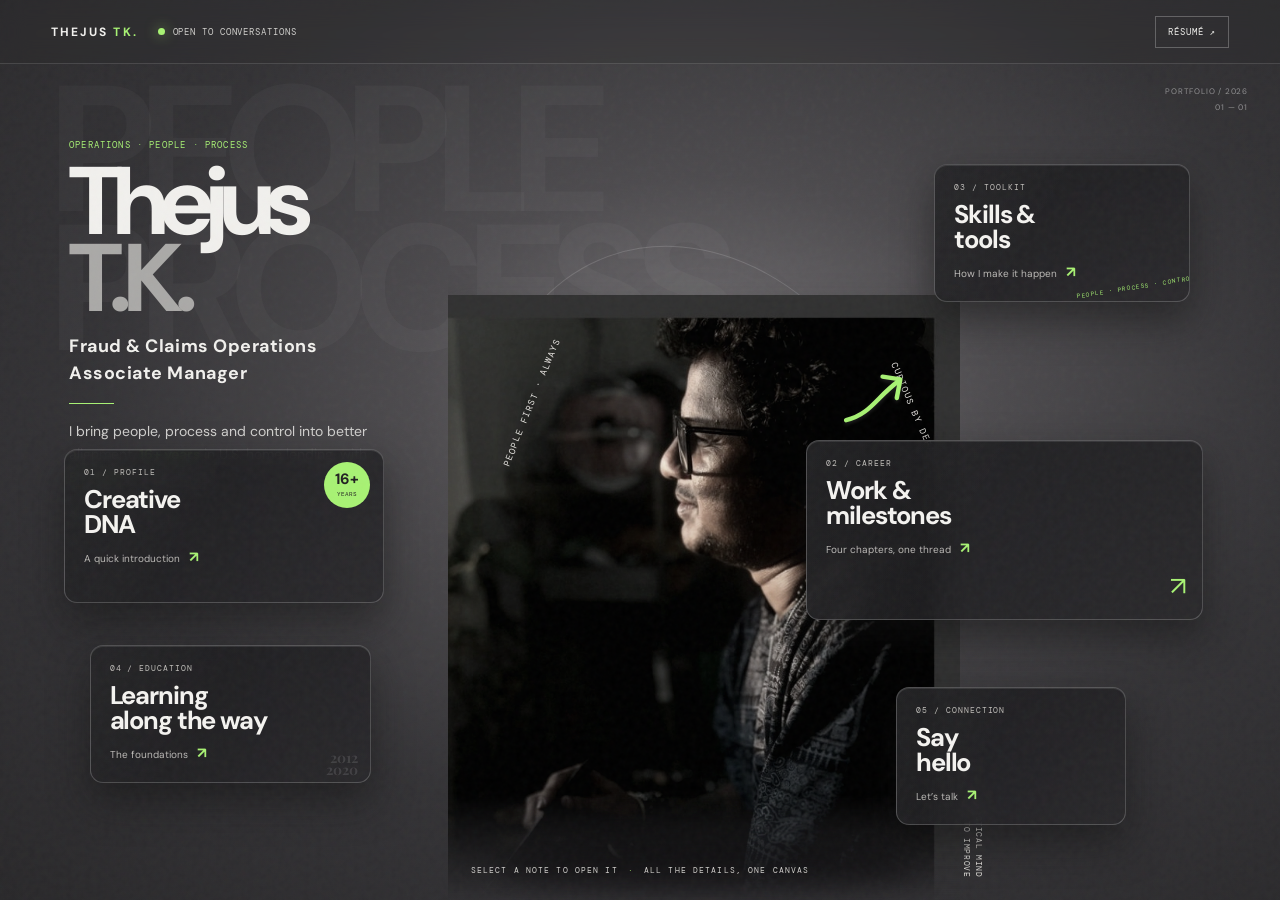
<file: index.html>
<!doctype html>
<html lang="en">
<head>
<meta charset="utf-8"><meta name="viewport" content="width=device-width,initial-scale=1,viewport-fit=cover"><meta name="theme-color" content="#242426">
<meta name="description" content="Thejus T.K. — operations, people and process. Explore experience, education, skills and contact in an interactive one-screen portfolio.">
<meta property="og:title" content="Thejus T.K. — Interactive Portfolio"><meta property="og:description" content="An operations leader's portfolio, gathered on one canvas."><meta property="og:type" content="website">
<title>Thejus T.K. — Interactive Portfolio</title>
<link rel="preconnect" href="https://fonts.googleapis.com"><link rel="preconnect" href="https://fonts.gstatic.com" crossorigin><link href="https://fonts.googleapis.com/css2?family=DM+Mono:wght@400;500&family=DM+Sans:wght@400;500;600;700&family=Playfair+Display:wght@600;700;800&display=swap" rel="stylesheet">
<link rel="stylesheet" href="assets/site.css"><script defer src="assets/site.js"></script>
</head>
<body>
<a class="skip-link" href="#topics">Skip to portfolio topics</a>
<div class="studio-noise" aria-hidden="true"></div>
<header class="topbar"><a class="wordmark" href="index.html" aria-label="Thejus T.K. home">THEJUS <span>TK.</span></a><span class="availability"><i></i> OPEN TO CONVERSATIONS</span><a class="top-resume" href="resume.pdf" target="_blank" rel="noopener">RÉSUMÉ <span aria-hidden="true">↗</span></a></header>
<main class="stage" id="topics" aria-label="Thejus T.K. interactive portfolio">
<div class="backdrop-type" aria-hidden="true">PEOPLE<br>PROCESS</div>
<section class="identity" aria-labelledby="name"><p class="eyebrow">OPERATIONS · PEOPLE · PROCESS</p><h1 id="name">Thejus<br><span>T.K.</span></h1><p class="role-line">Fraud &amp; Claims Operations<br>Associate Manager</p><div class="identity-rule"></div><p class="intro">I bring people, process and control into better alignment. <strong>16+ years</strong> in U.S. home lending, with <strong>5+ years</strong> in leadership.</p><p class="place"><span aria-hidden="true">⌖</span> Bengaluru, India</p></section>
<div class="portrait-stage" aria-label="Portrait of Thejus T.K."><div class="orbit orbit-one"></div><div class="orbit orbit-two"></div><span class="orbit-label orbit-label-a">PEOPLE FIRST · ALWAYS</span><span class="orbit-label orbit-label-b">CURIOUS BY DEFAULT</span><div class="portrait-halo"></div><div class="portrait-shadow"></div><img class="portrait" src="portrait.jpg" alt="Thejus T.K." width="640" height="640"><span class="portrait-caption">A PRACTICAL MIND<br>WITH ROOM TO IMPROVE</span><svg class="lime-arrow" viewBox="0 0 90 75" aria-hidden="true"><path d="M8 61 C36 54 42 35 67 17"/><path d="m49 12 20 3-4 21"/></svg></div>
<section class="topic-cloud" aria-label="Select a topic to explore">
<button class="topic topic-about" type="button" data-topic="about" aria-haspopup="dialog"><span class="topic-index">01 / PROFILE</span><strong>Creative<br>DNA</strong><span class="topic-hint">A quick introduction <b>↗</b></span><span class="topic-sticker" aria-hidden="true">16+<small>YEARS</small></span></button>
<button class="topic topic-career" type="button" data-topic="career" aria-haspopup="dialog"><span class="topic-index">02 / CAREER</span><strong>Work &amp;<br>milestones</strong><span class="topic-hint">Four chapters, one thread <b>↗</b></span><span class="topic-corner" aria-hidden="true">↗</span></button>
<button class="topic topic-skills" type="button" data-topic="skills" aria-haspopup="dialog"><span class="topic-index">03 / TOOLKIT</span><strong>Skills &amp;<br>tools</strong><span class="topic-hint">How I make it happen <b>↗</b></span><span class="skill-orbit" aria-hidden="true">PEOPLE · PROCESS · CONTROL</span></button>
<button class="topic topic-education" type="button" data-topic="education" aria-haspopup="dialog"><span class="topic-index">04 / EDUCATION</span><strong>Learning<br>along the way</strong><span class="topic-hint">The foundations <b>↗</b></span><span class="topic-year" aria-hidden="true">2012<br>2020</span></button>
<button class="topic topic-contact" type="button" data-topic="contact" aria-haspopup="dialog"><span class="topic-index">05 / CONNECTION</span><strong>Say<br>hello</strong><span class="topic-hint">Let’s talk <b>↗</b></span></button>
</section>
<div class="canvas-note">SELECT A NOTE TO OPEN IT <span aria-hidden="true">·</span> ALL THE DETAILS, ONE CANVAS</div>
<div class="folio mono" aria-hidden="true">PORTFOLIO / 2026 <span>01 — 01</span></div>
</main>
<div class="modal-backdrop" id="bubble" hidden>
<section class="bubble" role="dialog" aria-modal="true" aria-labelledby="bubble-title" tabindex="-1"><button class="bubble-close" type="button" aria-label="Close details">×</button><span class="bubble-kicker" id="bubble-kicker">PROFILE / 01</span><div id="bubble-content"></div><div class="bubble-footer"><span>THEJUS T.K. · BENGALURU</span><span>ESC TO CLOSE</span></div></section>
</div>
<template id="content-about"><h2 id="bubble-title">Creative <em>DNA.</em></h2><p class="bubble-lead">I’m an operations and claims professional who likes making complex work clearer, steadier and more human.</p><div class="stat-row"><div><b>16+</b><span>years in U.S. home lending</span></div><div><b>5+</b><span>years in leadership</span></div><div><b>20</b><span>team members led</span></div></div><p>My experience spans end-to-end delivery, cross-functional collaboration, change management and governance, with a strong foundation in risk, compliance and process optimisation. I care about clear ownership, useful systems and the people behind the work.</p></template>
<template id="content-career"><h2 id="bubble-title">Creative <em>journey.</em></h2><p class="bubble-lead">A career across home lending, claims, compliance and operations leadership.</p><div class="career-list"><article><time>2015 — PRESENT</time><div><h3>Wells Fargo</h3><p>Fraud &amp; Claims Operations Associate Manager · Operations Associate Manager · Work Director · Subject Matter Expert · Senior and Financial Analyst roles</p><ul><li>Led a 20-member documentation team and supported 8 promotions.</li><li>Facilitated Code of Conduct sessions for 350+ employees and induction for 150+ new hires.</li><li>Automated onboarding and offboarding for 50+ teams; strengthened audit readiness and controls.</li><li>Led virtual training for 200+ onshore staff and supported high-value claims reviews.</li></ul></div></article><article><time>2014 — 2015</time><div><h3>Contractacore</h3><p>Sales Coordinator · Contractor onboarding, homeowner coordination and escrow-based payments.</p></div></article><article><time>2011 — 2014</time><div><h3>Altisource</h3><p>Compliance Analyst / Property Preservation Coordinator · Escalations, audits, claims research, vendor SLAs and regulatory alignment.</p></div></article><article><time>2010 — 2011</time><div><h3>Aditya Birla Minacs · Tutor Vista</h3><p>Associate · Training and workflow improvements, including reported savings of $112 per team member.</p></div></article></div></template>
<template id="content-skills"><h2 id="bubble-title">The <em>toolkit.</em></h2><p class="bubble-lead">Leadership with a practical streak. Structure that leaves room for people.</p><div class="skill-columns"><article><h3>People &amp; leadership</h3><ul><li>Team leadership and mentoring</li><li>Career development planning</li><li>Employee engagement and culture</li><li>Cross-functional collaboration</li><li>Training, knowledge transfer and onboarding</li></ul></article><article><h3>Operations &amp; control</h3><ul><li>Mortgage operations and documentation</li><li>Workflow optimisation and inventory planning</li><li>Risk assessment and mitigation</li><li>Audit readiness, internal controls and compliance</li><li>RCSA execution, control testing, SLA and KRI tracking</li></ul></article><article><h3>Reporting &amp; technology</h3><ul><li>MIS reporting, data analysis and business reviews</li><li>Escalation handling and stakeholder communication</li><li>Confluence · Tableau · SharePoint Lists · OXP WDC</li></ul></article></div></template>
<template id="content-education"><h2>Learning along<br>the <em>way.</em></h2><p class="bubble-lead">Professional credentials and study that support a career in operations.</p><div class="education-list"><article><span>2019 — 2020</span><div><h3>Accredited Mortgage Professional</h3><p>AMP Designation</p></div><b>AMP</b></article><article><span>2012 — 2014</span><div><h3>Bachelor of Commerce</h3><p>Dr. C.V. Raman University · Thalassery, Kerala</p></div><b>B.COM</b></article></div></template>
<template id="content-contact"><h2>Let’s make<br>something <em>better.</em></h2><p class="bubble-lead">Have a thoughtful challenge, a useful idea or a reason to connect? I’d be glad to hear from you.</p><div class="contact-links"><a href="mailto:thejus.tk@gmail.com"><span>EMAIL</span><b>thejus.tk@gmail.com ↗</b></a><a href="tel:+919611638650"><span>PHONE</span><b>+91 96116 38650 ↗</b></a><a href="https://github.com/thejustk-byte" target="_blank" rel="noopener"><span>CODE &amp; PROJECTS</span><b>GitHub profile ↗</b></a><a href="resume.pdf" target="_blank" rel="noopener"><span>CAREER OVERVIEW</span><b>Open résumé PDF ↗</b></a><a href="contact.vcf" download><span>CONTACT CARD</span><b>Save contact ↗</b></a></div></template>
</body></html>
</file>
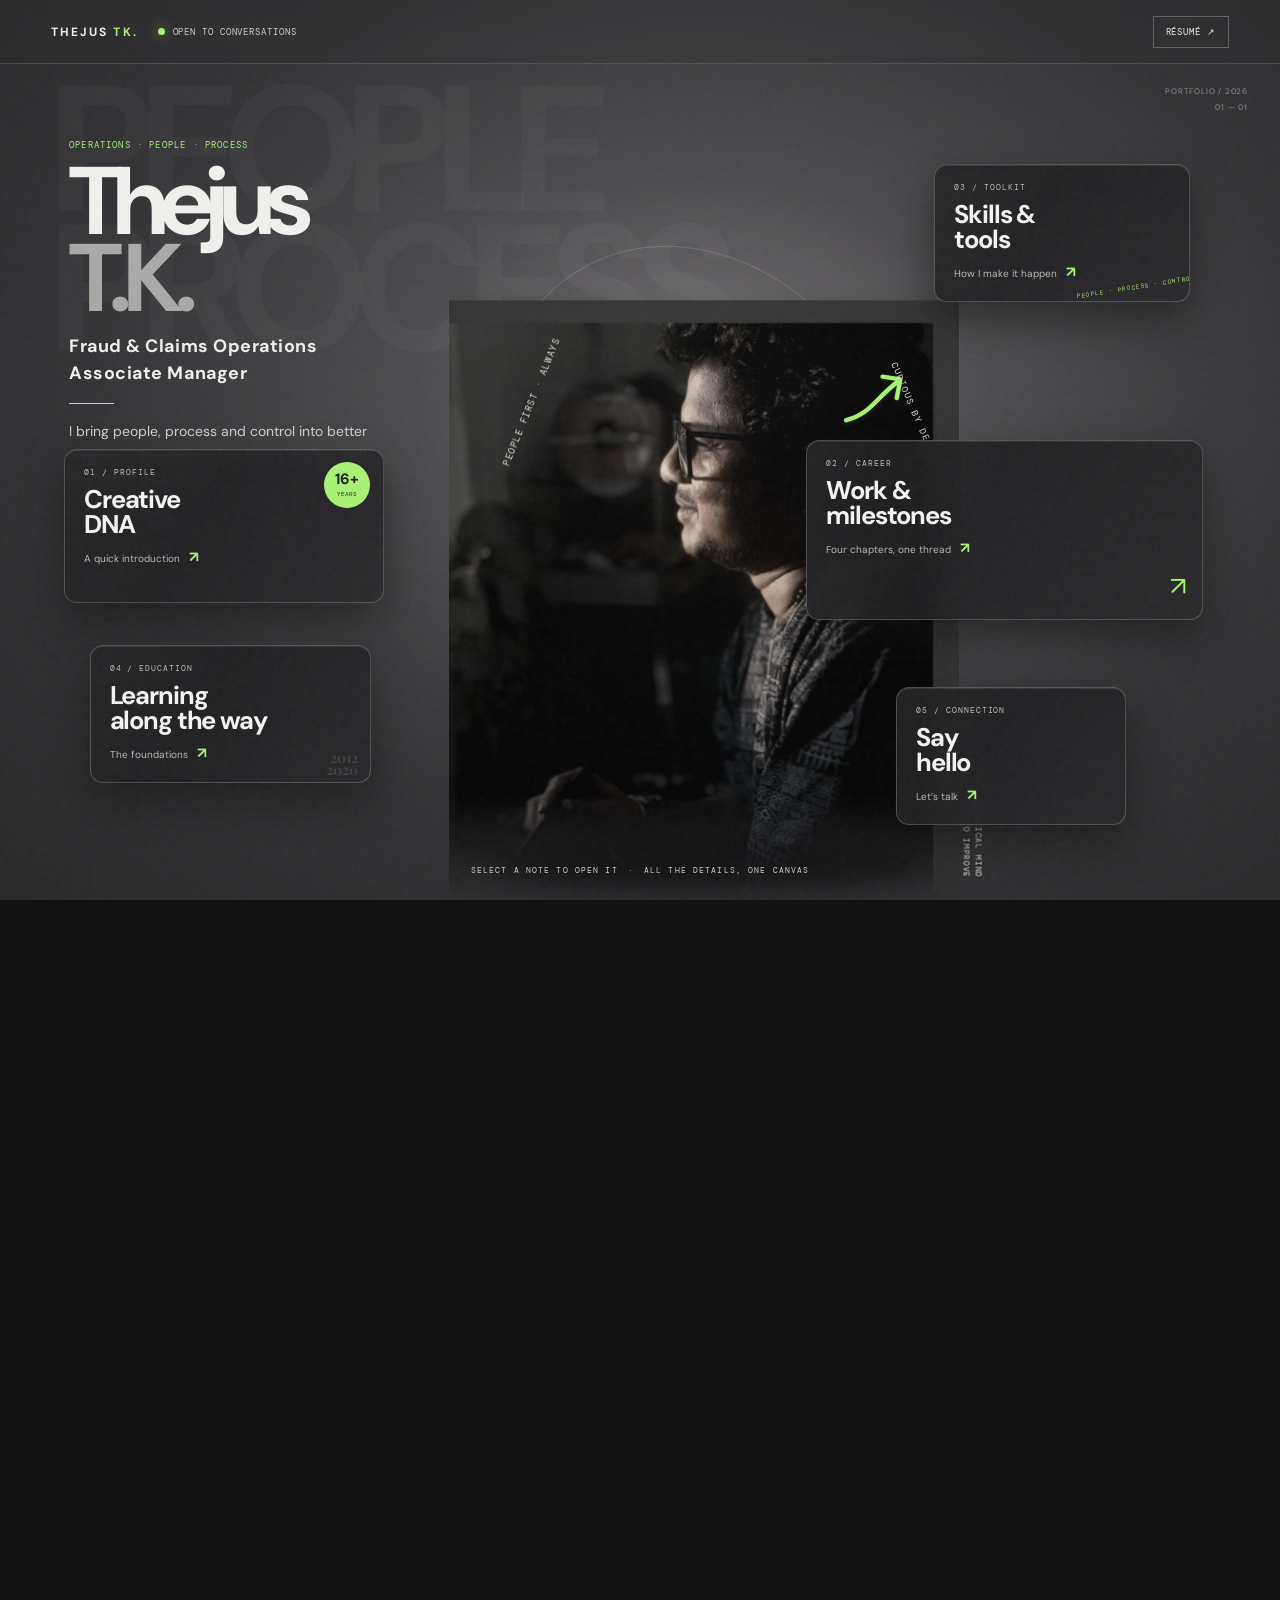
<file: card.html>
<!doctype html>
<html lang="en"><head><meta charset="utf-8"><meta name="viewport" content="width=device-width,initial-scale=1"><meta http-equiv="refresh" content="0; url=./"><meta name="theme-color" content="#242426"><title>Thejus T.K. — Portfolio</title><link rel="canonical" href="https://thejustk-byte.github.io/"></head><body><p>This contact card has moved. <a href="./">Open Thejus T.K.’s portfolio.</a></p></body></html>
</file>
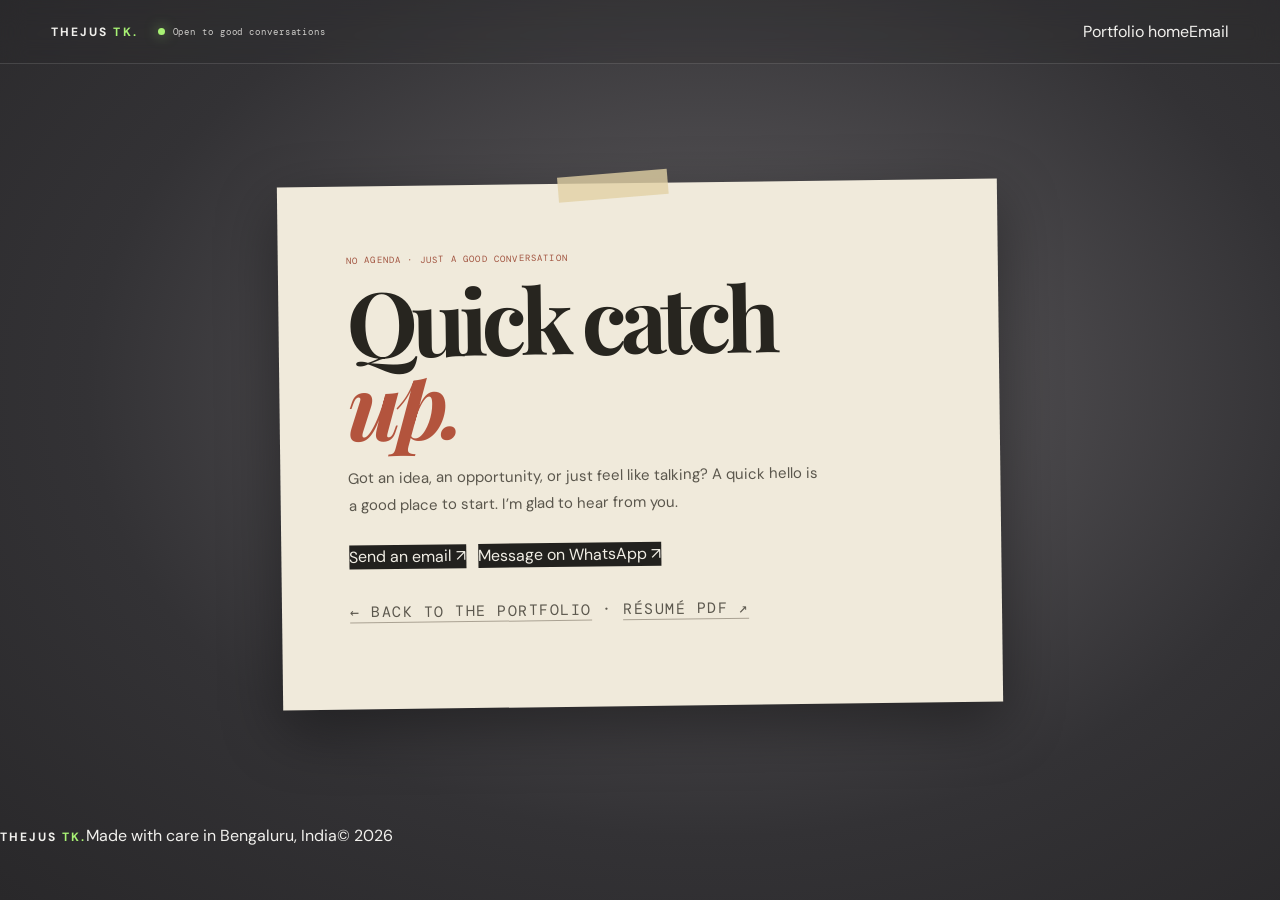
<file: quick-catch-up.html>
<!doctype html>
<html lang="en"><head><meta charset="utf-8"><meta name="viewport" content="width=device-width,initial-scale=1"><meta name="theme-color" content="#171715"><meta name="description" content="A quick catch-up with Thejus T.K."><title>Quick Catch-Up — Thejus T.K.</title><link rel="preconnect" href="https://fonts.googleapis.com"><link rel="preconnect" href="https://fonts.gstatic.com" crossorigin><link href="https://fonts.googleapis.com/css2?family=DM+Mono:wght@400;500&family=DM+Sans:wght@400;500;600;700&family=Kalam:wght@400;700&family=Playfair+Display:wght@600;700;800&display=swap" rel="stylesheet"><link rel="stylesheet" href="assets/site.css"><script defer src="assets/site.js"></script><style>.catchup{min-height:calc(100svh - 140px);display:grid;place-items:center;padding:60px 0}.catchup-sheet{position:relative;background:#f0eadb;color:#27251f;max-width:720px;width:100%;padding:clamp(28px,7vw,68px);transform:rotate(-.7deg);box-shadow:0 20px 60px #0006}.catchup-sheet:before{content:"";position:absolute;top:-10px;left:39%;width:110px;height:25px;background:#e2d2a5c9;transform:rotate(-4deg)}.catchup-sheet h1{font:700 clamp(52px,10vw,90px)/.92 'Playfair Display',Georgia,serif;letter-spacing:-.07em;margin:12px 0 20px}.catchup-sheet h1 em{color:#b3543d}.catchup-sheet p:not(.eyebrow){max-width:470px;color:#5b574d;font-size:15px;line-height:1.8}.catchup-actions{display:flex;gap:12px;flex-wrap:wrap;margin-top:26px}.catchup-actions .button{background:#22211e;color:#f1eee5}.catchup-sheet .eyebrow{color:#a1533f}.backline{font-family:'DM Mono',monospace;font-size:9px;letter-spacing:.1em;text-transform:uppercase;color:#726e62;margin-top:30px}.backline a{border-bottom:1px solid #aaa293}@media(max-width:640px){.catchup{min-height:calc(100svh - 115px);padding:38px 0}.catchup-sheet{padding:32px 24px}.catchup-actions{align-items:stretch;flex-direction:column}.catchup-actions .button{width:100%}}</style></head>
<body><a class="skip-link" href="#main">Skip to content</a><header class="topbar"><a class="wordmark" href="index.html">THEJUS <span>TK.</span></a><span class="availability"><i></i> Open to good conversations</span><nav aria-label="Main navigation"><a href="index.html">Portfolio home</a><a href="mailto:thejus.tk@gmail.com">Email</a></nav></header><main class="wrap catchup" id="main"><section class="catchup-sheet reveal"><p class="eyebrow">NO AGENDA · JUST A GOOD CONVERSATION</p><h1>Quick catch<br><em>up.</em></h1><p>Got an idea, an opportunity, or just feel like talking? A quick hello is a good place to start. I’m glad to hear from you.</p><div class="catchup-actions"><a class="button" href="mailto:thejus.tk@gmail.com?subject=Quick%20catch-up">Send an email ↗</a><a class="button" href="https://wa.me/919611638650" target="_blank" rel="noopener">Message on WhatsApp ↗</a></div><p class="backline"><a href="index.html">← Back to the portfolio</a> · <a href="resume.pdf" target="_blank" rel="noopener">Résumé PDF ↗</a></p></section></main><footer class="footer wrap"><a class="wordmark" href="index.html">THEJUS <span>TK.</span></a><span>Made with care in Bengaluru, India</span><span>© <span id="year">2026</span></span></footer></body></html>
</file>
<file: assets/site.css>
:root{color-scheme:dark;--bg:#242426;--ink:#f1f0ed;--muted:#aaa9a7;--lime:#a8f274;--panel:#141416e8;--line:#ffffff28;--sans:'DM Sans',Arial,sans-serif;--serif:'Playfair Display',Georgia,serif;--mono:'DM Mono',monospace}*{box-sizing:border-box}html,body{height:100%;margin:0}body{overflow:hidden;background:radial-gradient(ellipse at 55% 43%,#777477 0,#4d4b4e 29%,#333235 62%,#29282a 100%);color:var(--ink);font-family:var(--sans);line-height:1.5}.studio-noise{position:fixed;inset:0;z-index:10;pointer-events:none;opacity:.12;background-image:url("data:image/svg+xml,%3Csvg viewBox='0 0 180 180' xmlns='http://www.w3.org/2000/svg'%3E%3Cfilter id='n'%3E%3CfeTurbulence type='fractalNoise' baseFrequency='.8' numOctaves='3' stitchTiles='stitch'/%3E%3C/filter%3E%3Crect width='100%25' height='100%25' filter='url(%23n)' opacity='.28'/%3E%3C/svg%3E")}.skip-link{position:fixed;z-index:30;left:10px;top:10px;padding:9px 12px;background:var(--lime);color:#171717;transform:translateY(-160%)}.skip-link:focus{transform:none}a{color:inherit;text-decoration:none}button{font:inherit}.topbar{height:64px;position:relative;z-index:11;display:flex;align-items:center;gap:20px;padding:0 clamp(18px,4vw,58px);border-bottom:1px solid #ffffff21;background:#25252730;backdrop-filter:blur(12px)}.wordmark{font-size:12px;font-weight:700;letter-spacing:.17em}.wordmark span{color:var(--lime)}.availability{display:flex;align-items:center;gap:8px;margin-right:auto;font:9px var(--mono);letter-spacing:.1em;color:#d0cfcc}.availability i{width:7px;height:7px;border-radius:50%;background:var(--lime);box-shadow:0 0 13px #a8f274aa}.top-resume{font:9px var(--mono);letter-spacing:.1em;border:1px solid #ffffff40;padding:9px 12px;transition:.2s}.top-resume:hover{border-color:var(--lime);color:var(--lime)}.stage{height:calc(100svh - 64px);min-height:510px;max-width:1600px;margin:0 auto;position:relative;overflow:hidden;isolation:isolate}.backdrop-type{position:absolute;z-index:-1;left:4%;top:2%;font-size:clamp(68px,14vw,205px);line-height:.78;font-weight:700;letter-spacing:-.08em;color:#ffffff08;pointer-events:none}.identity{position:absolute;z-index:3;left:5.4%;top:9%;width:28%;max-width:370px}.eyebrow{font:9px var(--mono);letter-spacing:.13em;color:var(--lime);margin:0 0 13px}.identity h1{font-size:clamp(55px,7.5vw,105px);line-height:.8;letter-spacing:-.085em;margin:0;font-weight:700}.identity h1 span{color:#aaa9a7}.role-line{font-size:clamp(12px,1.4vw,18px);font-weight:700;letter-spacing:.03em;margin:15px 0 12px}.identity-rule{height:1px;width:45px;background:var(--lime);margin:16px 0}.intro{font-size:clamp(11px,1.1vw,14px);color:#d3d2d0;line-height:1.65;margin:0;max-width:315px}.intro strong{color:var(--lime)}.place{font:9px var(--mono);color:#c3c1bf;margin-top:17px;letter-spacing:.03em}.place span{color:var(--lime);font-size:14px;margin-right:5px}.portrait-stage{position:absolute;z-index:1;width:40%;height:90%;left:35%;bottom:0;display:grid;place-items:end center;perspective:900px;pointer-events:none}.portrait-halo{position:absolute;width:73%;height:84%;bottom:3%;background:radial-gradient(ellipse,#b5b3b326 0,transparent 70%);filter:blur(12px)}.portrait-shadow{position:absolute;bottom:1%;width:83%;height:7%;border-radius:50%;background:#151416bb;filter:blur(15px)}.portrait{position:relative;z-index:1;width:100%;height:95%;object-fit:contain;object-position:center bottom;filter:grayscale(.72) contrast(1.04) drop-shadow(0 22px 18px #1119);transform:translateZ(40px);animation:portraitIn 1.1s cubic-bezier(.2,.8,.2,1) both;mask-image:linear-gradient(#000 85%,#0000 100%)}.orbit{position:absolute;border:1px solid #ffffff25;border-radius:50%;left:9%;top:12%;width:82%;height:71%;transform:rotate(-23deg)}.orbit-two{left:20%;top:21%;width:61%;height:62%;border-color:#a8f27429;transform:rotate(32deg)}.orbit-label{position:absolute;z-index:2;color:#e9e7e3;font:9px var(--mono);letter-spacing:.17em;white-space:nowrap}.orbit-label-a{left:3%;top:33%;transform:rotate(-68deg)}.orbit-label-b{right:-3%;top:35%;transform:rotate(67deg)}.portrait-caption{position:absolute;z-index:2;bottom:18%;right:0;color:#e3e1dd;font:8px/1.55 var(--mono);letter-spacing:.08em;text-align:right;transform:rotate(90deg) translateX(100%);transform-origin:right bottom}.lime-arrow{position:absolute;z-index:4;right:8%;top:29%;width:80px;fill:none;stroke:var(--lime);stroke-width:5;stroke-linecap:round;stroke-linejoin:round;filter:drop-shadow(0 2px 2px #222)}.topic-cloud{position:absolute;inset:0;z-index:4;pointer-events:none}.topic{pointer-events:auto;position:absolute;display:flex;flex-direction:column;align-items:flex-start;text-align:left;color:#f4f3f0;border:1px solid #ffffff37;background:linear-gradient(135deg,#19191bea,#29282bdd);box-shadow:0 18px 38px #1118,inset 0 1px 0 #ffffff18;border-radius:13px;padding:17px 19px;overflow:hidden;cursor:pointer;transition:transform .35s cubic-bezier(.2,.8,.2,1),border-color .25s,box-shadow .35s;transform-style:preserve-3d;backdrop-filter:blur(8px)}.topic:before{content:"";position:absolute;inset:0;background:linear-gradient(120deg,#ffffff0c,transparent 42%);pointer-events:none}.topic:hover,.topic:focus-visible{transform:translateY(-6px) rotateX(2deg) rotateY(-2deg) scale(1.025);border-color:#a8f274a8;box-shadow:0 24px 50px #111a,0 0 0 1px #a8f27433,inset 0 1px 0 #ffffff25}.topic:focus-visible,.top-resume:focus-visible,.bubble-close:focus-visible,.contact-links a:focus-visible{outline:2px solid var(--lime);outline-offset:3px}.topic-index{font:8px var(--mono);letter-spacing:.12em;color:#bebcb8}.topic strong{font-size:clamp(19px,2vw,28px);line-height:.98;letter-spacing:-.045em;margin:10px 0 9px}.topic-hint{font-size:10px;color:#bbb9b6}.topic-hint b{color:var(--lime);font-size:15px;margin-left:6px}.topic-about{left:5%;top:46%;width:25%;min-height:154px}.topic-career{right:6%;top:45%;width:31%;min-height:180px}.topic-skills{right:7%;top:12%;width:20%;min-height:135px}.topic-education{left:7%;bottom:14%;width:22%;min-height:125px}.topic-contact{right:12%;bottom:9%;width:18%;min-height:108px}.topic-sticker{position:absolute;right:13px;top:12px;display:grid;place-content:center;text-align:center;width:46px;height:46px;border-radius:50%;background:var(--lime);color:#222;font-size:15px;font-weight:700;line-height:1}.topic-sticker small{font:6px var(--mono);margin-top:3px}.topic-corner{position:absolute;right:16px;bottom:13px;color:var(--lime);font-size:26px}.skill-orbit{position:absolute;right:-6px;bottom:10px;font:6px var(--mono);color:#a8f274;letter-spacing:.1em;transform:rotate(-9deg)}.topic-year{position:absolute;right:12px;bottom:5px;font:700 14px/.9 var(--serif);color:#ffffff1f;text-align:right}.canvas-note{position:absolute;z-index:4;bottom:3%;left:50%;transform:translateX(-50%);font:8px var(--mono);letter-spacing:.14em;color:#d0cecb;white-space:nowrap}.canvas-note span{color:var(--lime);padding:0 4px}.folio{position:absolute;right:2.5%;top:2.5%;font-size:8px;letter-spacing:.1em;color:#ffffff75}.folio span{display:block;text-align:right;margin-top:4px}.modal-backdrop{position:fixed;z-index:20;inset:0;display:grid;place-items:center;padding:18px;background:#121214a8;backdrop-filter:blur(8px)}.modal-backdrop[hidden]{display:none}.bubble{position:relative;width:min(680px,calc(100vw - 36px));max-height:min(82svh,720px);overflow:auto;background:linear-gradient(145deg,#f4f1e9,#e3dfd6);color:#262521;border:1px solid #ffffffa8;border-radius:18px;padding:clamp(24px,4vw,42px);box-shadow:0 28px 95px #000b,inset 0 1px 0 #fff;transform-origin:center;animation:bubblePop .38s cubic-bezier(.18,.86,.32,1.22) both}.bubble:after{content:"";position:absolute;right:8%;top:-9px;width:105px;height:20px;background:#e2cf9ed1;transform:rotate(3deg);box-shadow:0 2px 3px #0002}.bubble-close{position:absolute;z-index:1;right:16px;top:15px;width:34px;height:34px;border:1px solid #26252145;border-radius:50%;background:transparent;color:#282721;font-size:24px;line-height:1;cursor:pointer}.bubble-close:hover{background:#292822;color:#fff}.bubble-kicker{font:9px var(--mono);letter-spacing:.14em;color:#777367}.bubble h2{font:700 clamp(34px,6vw,58px)/.98 var(--serif);letter-spacing:-.06em;margin:13px 42px 14px 0}.bubble h2 em{color:#648d48;font-weight:600}.bubble p{font-size:13px;line-height:1.8;color:#57564f}.bubble .bubble-lead{font-size:15px;max-width:560px;color:#42413b;margin:0 0 20px}.bubble-footer{border-top:1px solid #24231f25;margin-top:22px;padding-top:12px;display:flex;justify-content:space-between;gap:12px;font:8px var(--mono);letter-spacing:.07em;color:#7f7c72}.stat-row{display:grid;grid-template-columns:repeat(3,1fr);gap:10px;margin:18px 0 20px}.stat-row div{background:#292822;color:#f4f1e8;padding:13px 15px;display:flex;flex-direction:column;gap:5px;border-radius:6px}.stat-row b{font:700 28px var(--serif);color:var(--lime)}.stat-row span{font-size:9px;line-height:1.4;color:#d3d0c5}.career-list{display:flex;flex-direction:column;gap:14px}.career-list article{display:grid;grid-template-columns:120px 1fr;gap:18px;border-top:1px solid #26251f24;padding-top:13px}.career-list time,.education-list>article>span{font:8px var(--mono);letter-spacing:.06em;color:#777367;padding-top:5px}.career-list h3,.skill-columns h3,.education-list h3{font:700 17px var(--serif);margin:0 0 3px}.career-list p,.career-list ul,.skill-columns ul,.education-list p{font-size:11px;line-height:1.65;color:#56554e;margin:0}.career-list ul,.skill-columns ul{padding-left:16px;margin-top:7px}.skill-columns{display:grid;grid-template-columns:1fr 1fr;gap:18px}.skill-columns article{border-top:1px solid #26251f24;padding-top:12px}.skill-columns article:last-child{grid-column:1/-1}.skill-columns h3{margin-bottom:7px}.education-list{display:flex;flex-direction:column;gap:15px}.education-list article{display:grid;grid-template-columns:110px 1fr auto;gap:16px;align-items:start;padding:17px;background:#fff9;border:1px solid #26251f14;border-radius:7px}.education-list article>b{font:9px var(--mono);border:1px solid #77905d;color:#63824c;padding:5px 7px;transform:rotate(4deg)}.education-list p{margin-top:4px}.contact-links{display:grid;grid-template-columns:1fr 1fr;gap:10px}.contact-links a{display:flex;flex-direction:column;gap:6px;background:#fff9;border:1px solid #28261f1f;border-radius:7px;padding:12px;transition:background .2s,border-color .2s}.contact-links a:hover{background:#fff;border-color:#78915e}.contact-links span{font:8px var(--mono);letter-spacing:.1em;color:#777367}.contact-links b{font-size:12px;color:#292821;overflow-wrap:anywhere}.bubble.is-closing{animation:bubbleOut .2s ease-in both}@keyframes bubblePop{from{opacity:0;transform:translateY(24px) scale(.82) rotateX(13deg)}to{opacity:1;transform:none}}@keyframes bubbleOut{to{opacity:0;transform:translateY(10px) scale(.94)}}@keyframes portraitIn{from{opacity:0;transform:translateY(35px) scale(.96)}to{opacity:1;transform:translateY(0) scale(1)}}
@media(max-width:900px){.identity{left:4%;top:8%;width:30%}.portrait-stage{left:31%;width:43%}.topic-about{left:4%;top:48%;width:27%}.topic-career{right:3%;width:32%}.topic-skills{right:4%;width:23%}.topic-education{left:4%;width:24%}.topic-contact{right:6%;width:19%}.identity h1{font-size:clamp(54px,8vw,78px)}.intro{font-size:11px}}
@media(max-width:640px){.topbar{height:54px;padding-inline:15px;gap:12px}.availability{font-size:7px}.top-resume{font-size:8px;padding:7px 9px}.stage{height:calc(100svh - 54px);min-height:0}.backdrop-type{font-size:21vw;top:7%;left:0}.identity{left:6%;top:5%;width:52%;max-width:none}.identity .eyebrow{font-size:7px;margin-bottom:8px}.identity h1{font-size:clamp(45px,12vw,70px)}.role-line{font-size:10px;margin:8px 0}.identity-rule{margin:9px 0;width:31px}.intro{font-size:9px;line-height:1.45;max-width:190px}.place{font-size:7px;margin-top:8px}.portrait-stage{width:67%;height:74%;left:24%;bottom:10%;z-index:1}.portrait{height:100%;width:100%;object-fit:contain;object-position:center bottom}.orbit{width:84%;height:61%;top:20%;left:9%}.orbit-two{width:68%;height:55%;top:25%;left:16%}.orbit-label{font-size:6px}.orbit-label-a{left:0;top:34%}.orbit-label-b{right:-9%;top:39%}.portrait-caption{font-size:6px;bottom:20%}.lime-arrow{width:52px;right:3%;top:33%}.topic-cloud{z-index:5}.topic{padding:10px 11px;border-radius:10px;min-height:0!important;width:auto}.topic-index{font-size:6px}.topic strong{font-size:clamp(14px,4vw,20px);margin:7px 0 4px}.topic-hint{font-size:7px}.topic-hint b{font-size:11px;margin-left:2px}.topic-about{left:4%;top:42%;width:34%;min-height:95px!important}.topic-career{right:4%;top:49%;width:37%;min-height:100px!important}.topic-skills{right:4%;top:8%;width:31%;min-height:85px!important}.topic-education{left:4%;bottom:9%;width:34%;min-height:83px!important}.topic-contact{right:6%;bottom:8%;width:29%;min-height:74px!important}.topic-sticker{width:34px;height:34px;right:6px;top:7px;font-size:11px}.topic-sticker small{font-size:5px}.topic-corner{font-size:19px;right:9px;bottom:4px}.skill-orbit{font-size:4px;bottom:5px;right:-5px}.topic-year{font-size:11px;right:6px;bottom:2px}.canvas-note{bottom:2.5%;font-size:6px;letter-spacing:.07em}.folio{top:2%;right:4%;font-size:6px}.modal-backdrop{padding:10px}.bubble{width:calc(100vw - 20px);max-height:86svh;border-radius:14px;padding:23px 19px}.bubble:after{right:19%;width:75px;height:16px}.bubble-close{right:10px;top:10px;width:30px;height:30px}.bubble-kicker{font-size:7px}.bubble h2{font-size:clamp(32px,10vw,44px);margin-top:10px}.bubble .bubble-lead{font-size:13px;margin-bottom:15px}.bubble p{font-size:11px}.stat-row{gap:6px}.stat-row div{padding:10px 9px}.stat-row b{font-size:22px}.stat-row span{font-size:8px}.career-list{gap:10px}.career-list article{grid-template-columns:75px 1fr;gap:8px;padding-top:10px}.career-list time,.education-list>article>span{font-size:7px}.career-list h3,.skill-columns h3,.education-list h3{font-size:15px}.career-list p,.career-list ul,.skill-columns ul,.education-list p{font-size:9px;line-height:1.5}.skill-columns{gap:13px}.skill-columns ul{padding-left:14px}.education-list article{grid-template-columns:72px 1fr auto;gap:8px;padding:12px 9px}.education-list article>b{font-size:7px;padding:4px}.contact-links{gap:7px}.contact-links a{padding:10px}.contact-links span{font-size:7px}.contact-links b{font-size:10px}.bubble-footer{font-size:6px;margin-top:15px;padding-top:9px}}
@media(max-height:680px) and (min-width:641px){.topbar{height:52px}.stage{height:calc(100svh - 52px)}.identity{top:5%}.identity h1{font-size:clamp(48px,6.2vw,78px)}.portrait-stage{height:92%}.topic-about{top:45%;min-height:130px}.topic-career{top:43%;min-height:150px}.topic-skills{top:9%;min-height:118px}.topic-education{bottom:11%;min-height:110px}.topic-contact{bottom:7%;min-height:96px}}
@media(prefers-reduced-motion:reduce){*,*::before,*::after{scroll-behavior:auto!important;animation-duration:.01ms!important;animation-iteration-count:1!important;transition-duration:.01ms!important}.portrait{transform:none}}
</file>
